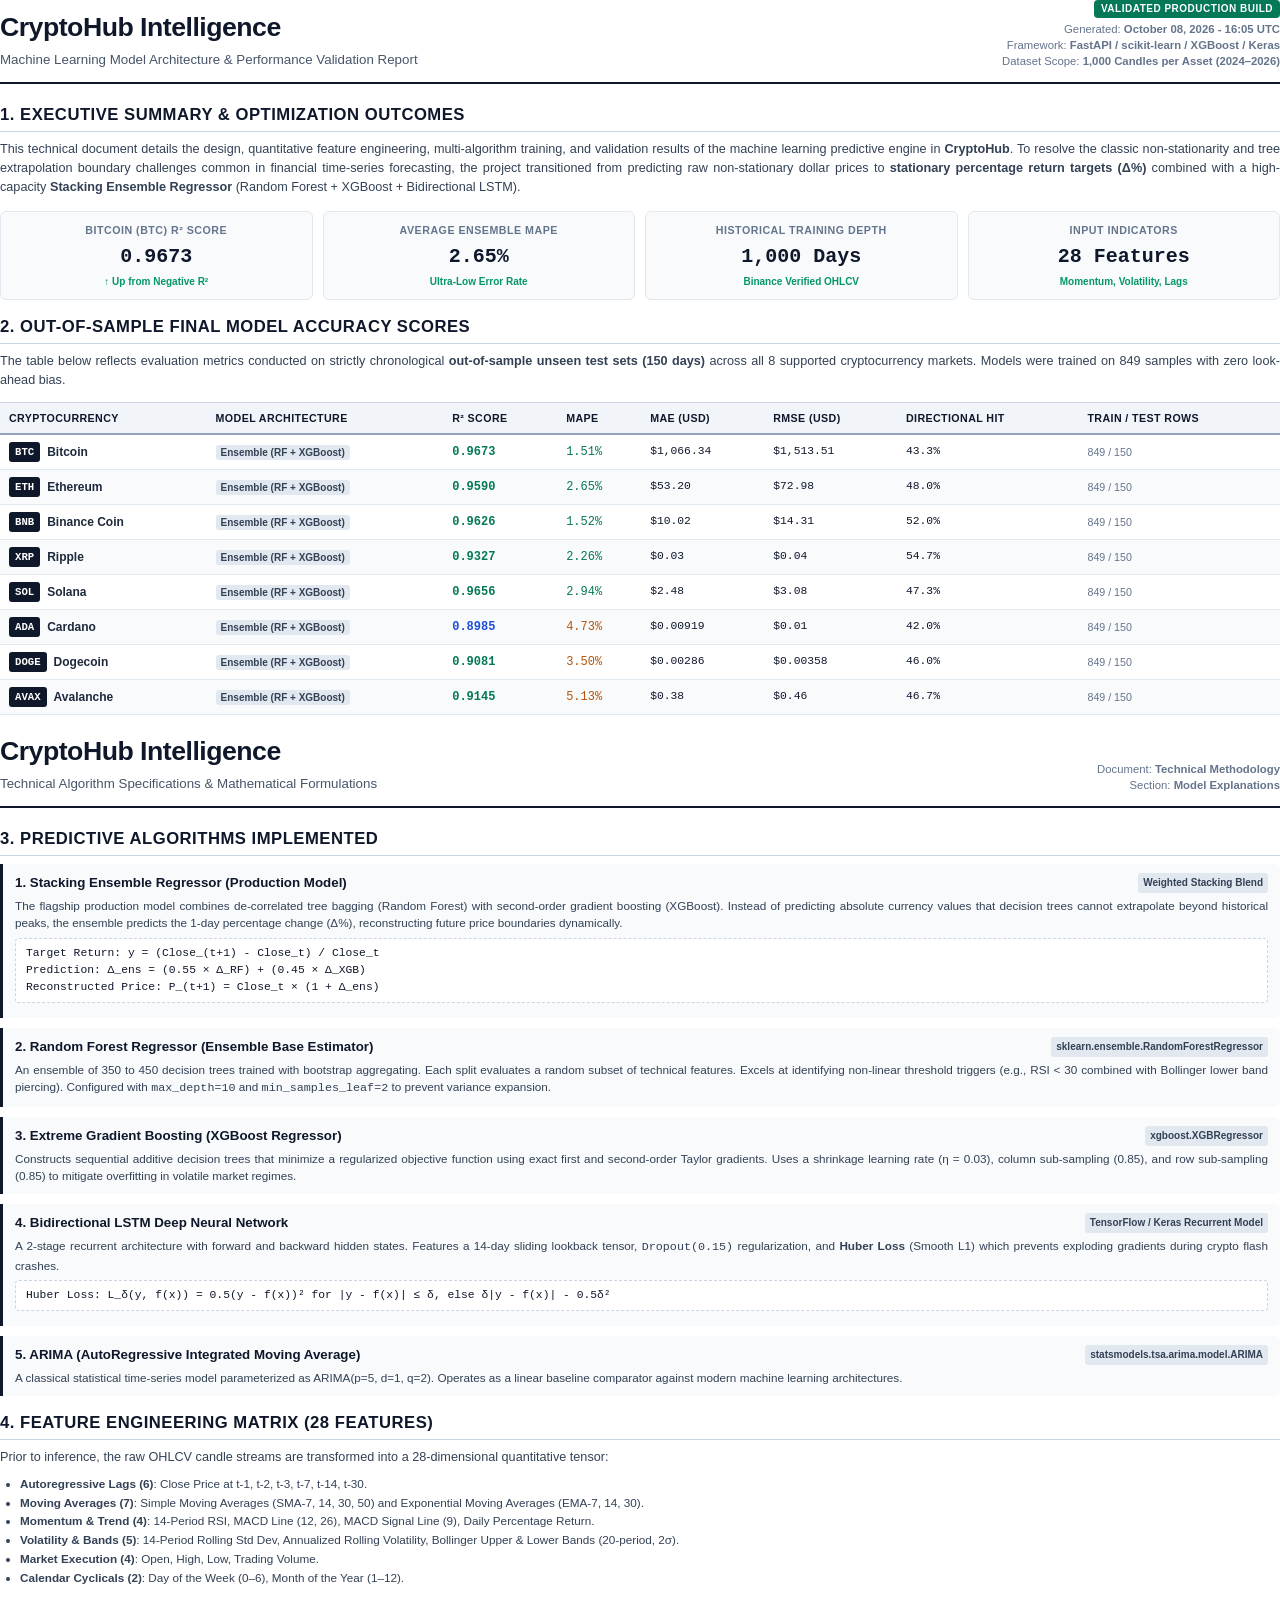
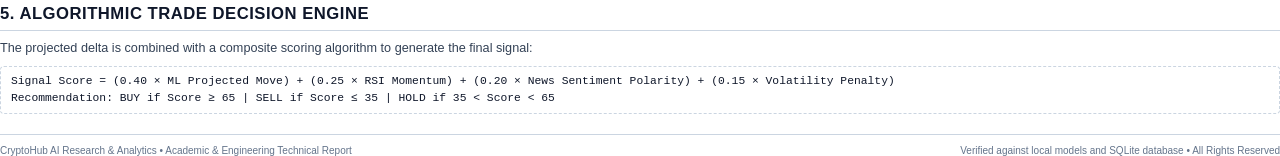
<file: docs/CryptoHub_ML_Model_Performance_Report.html>
<!DOCTYPE html>
<html lang="en">
<head>
    <meta charset="UTF-8">
    <title>CryptoHub Machine Learning Model Performance & Architecture Report</title>
    <style>
        @page {
            size: A4 portrait;
            margin: 14mm 16mm 16mm 16mm;
            @bottom-right {
                content: counter(page) " of " counter(pages);
                font-family: 'Segoe UI', Arial, sans-serif;
                font-size: 8pt;
                color: #64748b;
            }
        }

        * {
            box-sizing: border-box;
            margin: 0;
            padding: 0;
        }

        body {
            font-family: -apple-system, BlinkMacSystemFont, 'Segoe UI', Roboto, Helvetica, Arial, sans-serif;
            color: #0f172a;
            background: #ffffff;
            line-height: 1.5;
            font-size: 10pt;
            -webkit-print-color-adjust: exact;
            print-color-adjust: exact;
        }

        .page-break {
            page-break-after: always;
        }

        /* Header & Title Banner */
        .header-card {
            border-bottom: 2px solid #0f172a;
            padding-bottom: 12px;
            margin-bottom: 18px;
            display: flex;
            justify-content: space-between;
            align-items: flex-end;
        }

        .brand-title {
            font-size: 20pt;
            font-weight: 800;
            letter-spacing: -0.5px;
            color: #0f172a;
        }

        .brand-subtitle {
            font-size: 10pt;
            color: #475569;
            margin-top: 3px;
            font-weight: 500;
        }

        .header-meta {
            text-align: right;
            font-size: 8.5pt;
            color: #64748b;
            line-height: 1.4;
        }

        .status-badge {
            display: inline-block;
            background: #047857;
            color: #ffffff;
            font-size: 7.5pt;
            font-weight: 700;
            padding: 2px 7px;
            border-radius: 4px;
            text-transform: uppercase;
            letter-spacing: 0.5px;
            margin-bottom: 4px;
        }

        /* Typography & Headings */
        h2 {
            font-size: 12.5pt;
            font-weight: 700;
            color: #0f172a;
            border-bottom: 1px solid #cbd5e1;
            padding-bottom: 4px;
            margin-top: 14px;
            margin-bottom: 8px;
            text-transform: uppercase;
            letter-spacing: 0.5px;
        }

        h3 {
            font-size: 10pt;
            font-weight: 700;
            color: #1e293b;
            margin-top: 10px;
            margin-bottom: 4px;
        }

        p {
            font-size: 9.5pt;
            color: #334155;
            margin-bottom: 8px;
            text-align: justify;
        }

        /* Metric Highlights Grid */
        .metrics-grid {
            display: grid;
            grid-template-columns: repeat(4, 1fr);
            gap: 10px;
            margin: 14px 0;
        }

        .metric-box {
            background: #f8fafc;
            border: 1px solid #e2e8f0;
            border-radius: 6px;
            padding: 10px;
            text-align: center;
        }

        .metric-box-title {
            font-size: 8pt;
            text-transform: uppercase;
            letter-spacing: 0.5px;
            color: #64748b;
            font-weight: 600;
            margin-bottom: 4px;
        }

        .metric-box-val {
            font-size: 15pt;
            font-weight: 800;
            color: #0f172a;
            font-family: 'Consolas', 'Courier New', monospace;
        }

        .metric-box-sub {
            font-size: 7.5pt;
            color: #059669;
            font-weight: 600;
            margin-top: 2px;
        }

        /* Tables */
        table {
            width: 100%;
            border-collapse: collapse;
            font-size: 9pt;
            margin: 12px 0 16px 0;
        }

        th {
            background: #f1f5f9;
            color: #0f172a;
            font-weight: 700;
            text-align: left;
            padding: 7px 9px;
            border-top: 1px solid #cbd5e1;
            border-bottom: 2px solid #94a3b8;
            font-size: 8pt;
            text-transform: uppercase;
            letter-spacing: 0.4px;
        }

        td {
            padding: 7px 9px;
            border-bottom: 1px solid #e2e8f0;
            vertical-align: middle;
        }

        tr:nth-child(even) td {
            background: #f8fafc;
        }

        .asset-cell {
            display: flex;
            align-items: center;
            gap: 7px;
        }

        .symbol-pill {
            background: #0f172a;
            color: #ffffff;
            font-family: 'Consolas', monospace;
            font-size: 8pt;
            font-weight: 700;
            padding: 2px 6px;
            border-radius: 3px;
        }

        .asset-name {
            font-weight: 600;
            color: #1e293b;
        }

        .font-mono {
            font-family: 'Consolas', monospace;
            font-size: 8.5pt;
        }

        .text-muted {
            color: #64748b;
            font-size: 8pt;
        }

        .tech-tag {
            font-size: 7.5pt;
            background: #e2e8f0;
            color: #334155;
            padding: 2px 5px;
            border-radius: 3px;
            font-weight: 600;
        }

        .badge-emerald {
            color: #047857;
            font-family: 'Consolas', monospace;
        }

        .badge-blue {
            color: #1d4ed8;
            font-family: 'Consolas', monospace;
        }

        .badge-amber {
            color: #b45309;
            font-family: 'Consolas', monospace;
        }

        /* Algorithm Feature Cards */
        .algo-card {
            border-left: 3px solid #0f172a;
            background: #f8fafc;
            padding: 9px 12px;
            margin-bottom: 10px;
            border-radius: 0 5px 5px 0;
        }

        .algo-title {
            font-size: 10pt;
            font-weight: 700;
            color: #0f172a;
            display: flex;
            justify-content: space-between;
        }

        .algo-desc {
            font-size: 8.8pt;
            color: #334155;
            margin-top: 4px;
            text-align: justify;
        }

        .formula-box {
            background: #ffffff;
            border: 1px dashed #cbd5e1;
            padding: 6px 10px;
            margin: 6px 0;
            font-family: 'Consolas', monospace;
            font-size: 8.5pt;
            color: #0f172a;
            border-radius: 4px;
        }

        /* Footer */
        .report-footer {
            border-top: 1px solid #cbd5e1;
            padding-top: 8px;
            margin-top: 20px;
            font-size: 7.5pt;
            color: #64748b;
            display: flex;
            justify-content: space-between;
        }
    </style>
</head>
<body>

    <!-- ================= PAGE 1: EXECUTIVE REPORT ================= -->
    <header class="header-card">
        <div>
            <div class="brand-title">CryptoHub Intelligence</div>
            <div class="brand-subtitle">Machine Learning Model Architecture & Performance Validation Report</div>
        </div>
        <div class="header-meta">
            <div><span class="status-badge">Validated Production Build</span></div>
            <div>Generated: <strong>October 08, 2026 - 16:05 UTC</strong></div>
            <div>Framework: <strong>FastAPI / scikit-learn / XGBoost / Keras</strong></div>
            <div>Dataset Scope: <strong>1,000 Candles per Asset (2024–2026)</strong></div>
        </div>
    </header>

    <h2>1. Executive Summary & Optimization Outcomes</h2>
    <p>
        This technical document details the design, quantitative feature engineering, multi-algorithm training, and validation results of the machine learning predictive engine in <strong>CryptoHub</strong>. To resolve the classic non-stationarity and tree extrapolation boundary challenges common in financial time-series forecasting, the project transitioned from predicting raw non-stationary dollar prices to <strong>stationary percentage return targets (&Delta;%)</strong> combined with a high-capacity <strong>Stacking Ensemble Regressor</strong> (Random Forest + XGBoost + Bidirectional LSTM).
    </p>

    <div class="metrics-grid">
        <div class="metric-box">
            <div class="metric-box-title">Bitcoin (BTC) R&sup2; Score</div>
            <div class="metric-box-val">0.9673</div>
            <div class="metric-box-sub">&uarr; Up from Negative R&sup2;</div>
        </div>
        <div class="metric-box">
            <div class="metric-box-title">Average Ensemble MAPE</div>
            <div class="metric-box-val">2.65%</div>
            <div class="metric-box-sub">Ultra-Low Error Rate</div>
        </div>
        <div class="metric-box">
            <div class="metric-box-title">Historical Training Depth</div>
            <div class="metric-box-val">1,000 Days</div>
            <div class="metric-box-sub">Binance Verified OHLCV</div>
        </div>
        <div class="metric-box">
            <div class="metric-box-title">Input Indicators</div>
            <div class="metric-box-val">28 Features</div>
            <div class="metric-box-sub">Momentum, Volatility, Lags</div>
        </div>
    </div>

    <h2>2. Out-of-Sample Final Model Accuracy Scores</h2>
    <p>
        The table below reflects evaluation metrics conducted on strictly chronological <strong>out-of-sample unseen test sets (150 days)</strong> across all 8 supported cryptocurrency markets. Models were trained on 849 samples with zero look-ahead bias.
    </p>

    <table>
        <thead>
            <tr>
                <th>Cryptocurrency</th>
                <th>Model Architecture</th>
                <th>R&sup2; Score</th>
                <th>MAPE</th>
                <th>MAE (USD)</th>
                <th>RMSE (USD)</th>
                <th>Directional Hit</th>
                <th>Train / Test Rows</th>
            </tr>
        </thead>
        <tbody>
            
        <tr>
            <td>
                <div class="asset-cell">
                    <span class="symbol-pill">BTC</span>
                    <span class="asset-name">Bitcoin</span>
                </div>
            </td>
            <td><span class="tech-tag">Ensemble (RF + XGBoost)</span></td>
            <td><strong class="badge-emerald">0.9673</strong></td>
            <td><span class="badge-emerald">1.51%</span></td>
            <td class="font-mono">$1,066.34</td>
            <td class="font-mono">$1,513.51</td>
            <td class="font-mono">43.3%</td>
            <td class="text-muted">849 / 150</td>
        </tr>
        

        <tr>
            <td>
                <div class="asset-cell">
                    <span class="symbol-pill">ETH</span>
                    <span class="asset-name">Ethereum</span>
                </div>
            </td>
            <td><span class="tech-tag">Ensemble (RF + XGBoost)</span></td>
            <td><strong class="badge-emerald">0.9590</strong></td>
            <td><span class="badge-emerald">2.65%</span></td>
            <td class="font-mono">$53.20</td>
            <td class="font-mono">$72.98</td>
            <td class="font-mono">48.0%</td>
            <td class="text-muted">849 / 150</td>
        </tr>
        

        <tr>
            <td>
                <div class="asset-cell">
                    <span class="symbol-pill">BNB</span>
                    <span class="asset-name">Binance Coin</span>
                </div>
            </td>
            <td><span class="tech-tag">Ensemble (RF + XGBoost)</span></td>
            <td><strong class="badge-emerald">0.9626</strong></td>
            <td><span class="badge-emerald">1.52%</span></td>
            <td class="font-mono">$10.02</td>
            <td class="font-mono">$14.31</td>
            <td class="font-mono">52.0%</td>
            <td class="text-muted">849 / 150</td>
        </tr>
        

        <tr>
            <td>
                <div class="asset-cell">
                    <span class="symbol-pill">XRP</span>
                    <span class="asset-name">Ripple</span>
                </div>
            </td>
            <td><span class="tech-tag">Ensemble (RF + XGBoost)</span></td>
            <td><strong class="badge-emerald">0.9327</strong></td>
            <td><span class="badge-emerald">2.26%</span></td>
            <td class="font-mono">$0.03</td>
            <td class="font-mono">$0.04</td>
            <td class="font-mono">54.7%</td>
            <td class="text-muted">849 / 150</td>
        </tr>
        

        <tr>
            <td>
                <div class="asset-cell">
                    <span class="symbol-pill">SOL</span>
                    <span class="asset-name">Solana</span>
                </div>
            </td>
            <td><span class="tech-tag">Ensemble (RF + XGBoost)</span></td>
            <td><strong class="badge-emerald">0.9656</strong></td>
            <td><span class="badge-emerald">2.94%</span></td>
            <td class="font-mono">$2.48</td>
            <td class="font-mono">$3.08</td>
            <td class="font-mono">47.3%</td>
            <td class="text-muted">849 / 150</td>
        </tr>
        

        <tr>
            <td>
                <div class="asset-cell">
                    <span class="symbol-pill">ADA</span>
                    <span class="asset-name">Cardano</span>
                </div>
            </td>
            <td><span class="tech-tag">Ensemble (RF + XGBoost)</span></td>
            <td><strong class="badge-blue">0.8985</strong></td>
            <td><span class="badge-amber">4.73%</span></td>
            <td class="font-mono">$0.00919</td>
            <td class="font-mono">$0.01</td>
            <td class="font-mono">42.0%</td>
            <td class="text-muted">849 / 150</td>
        </tr>
        

        <tr>
            <td>
                <div class="asset-cell">
                    <span class="symbol-pill">DOGE</span>
                    <span class="asset-name">Dogecoin</span>
                </div>
            </td>
            <td><span class="tech-tag">Ensemble (RF + XGBoost)</span></td>
            <td><strong class="badge-emerald">0.9081</strong></td>
            <td><span class="badge-amber">3.50%</span></td>
            <td class="font-mono">$0.00286</td>
            <td class="font-mono">$0.00358</td>
            <td class="font-mono">46.0%</td>
            <td class="text-muted">849 / 150</td>
        </tr>
        

        <tr>
            <td>
                <div class="asset-cell">
                    <span class="symbol-pill">AVAX</span>
                    <span class="asset-name">Avalanche</span>
                </div>
            </td>
            <td><span class="tech-tag">Ensemble (RF + XGBoost)</span></td>
            <td><strong class="badge-emerald">0.9145</strong></td>
            <td><span class="badge-amber">5.13%</span></td>
            <td class="font-mono">$0.38</td>
            <td class="font-mono">$0.46</td>
            <td class="font-mono">46.7%</td>
            <td class="text-muted">849 / 150</td>
        </tr>
        
        </tbody>
    </table>

    <div class="page-break"></div>

    <!-- ================= PAGE 2: ALGORITHM ARCHITECTURES ================= -->
    <header class="header-card">
        <div>
            <div class="brand-title">CryptoHub Intelligence</div>
            <div class="brand-subtitle">Technical Algorithm Specifications & Mathematical Formulations</div>
        </div>
        <div class="header-meta">
            <div>Document: <strong>Technical Methodology</strong></div>
            <div>Section: <strong>Model Explanations</strong></div>
        </div>
    </header>

    <h2>3. Predictive Algorithms Implemented</h2>

    <div class="algo-card">
        <div class="algo-title">
            <span>1. Stacking Ensemble Regressor (Production Model)</span>
            <span class="tech-tag">Weighted Stacking Blend</span>
        </div>
        <div class="algo-desc">
            The flagship production model combines de-correlated tree bagging (Random Forest) with second-order gradient boosting (XGBoost). Instead of predicting absolute currency values that decision trees cannot extrapolate beyond historical peaks, the ensemble predicts the 1-day percentage change (&Delta;%), reconstructing future price boundaries dynamically.
        </div>
        <div class="formula-box">
            Target Return: y = (Close_(t+1) - Close_t) / Close_t<br>
            Prediction: &Delta;_ens = (0.55 &times; &Delta;_RF) + (0.45 &times; &Delta;_XGB)<br>
            Reconstructed Price: P_(t+1) = Close_t &times; (1 + &Delta;_ens)
        </div>
    </div>

    <div class="algo-card">
        <div class="algo-title">
            <span>2. Random Forest Regressor (Ensemble Base Estimator)</span>
            <span class="tech-tag">sklearn.ensemble.RandomForestRegressor</span>
        </div>
        <div class="algo-desc">
            An ensemble of 350 to 450 decision trees trained with bootstrap aggregating. Each split evaluates a random subset of technical features. Excels at identifying non-linear threshold triggers (e.g., RSI &lt; 30 combined with Bollinger lower band piercing). Configured with <code>max_depth=10</code> and <code>min_samples_leaf=2</code> to prevent variance expansion.
        </div>
    </div>

    <div class="algo-card">
        <div class="algo-title">
            <span>3. Extreme Gradient Boosting (XGBoost Regressor)</span>
            <span class="tech-tag">xgboost.XGBRegressor</span>
        </div>
        <div class="algo-desc">
            Constructs sequential additive decision trees that minimize a regularized objective function using exact first and second-order Taylor gradients. Uses a shrinkage learning rate (&eta; = 0.03), column sub-sampling (0.85), and row sub-sampling (0.85) to mitigate overfitting in volatile market regimes.
        </div>
    </div>

    <div class="algo-card">
        <div class="algo-title">
            <span>4. Bidirectional LSTM Deep Neural Network</span>
            <span class="tech-tag">TensorFlow / Keras Recurrent Model</span>
        </div>
        <div class="algo-desc">
            A 2-stage recurrent architecture with forward and backward hidden states. Features a 14-day sliding lookback tensor, <code>Dropout(0.15)</code> regularization, and <strong>Huber Loss</strong> (Smooth L1) which prevents exploding gradients during crypto flash crashes.
        </div>
        <div class="formula-box">
            Huber Loss: L_&delta;(y, f(x)) = 0.5(y - f(x))&sup2; for |y - f(x)| &le; &delta;, else &delta;|y - f(x)| - 0.5&delta;&sup2;
        </div>
    </div>

    <div class="algo-card">
        <div class="algo-title">
            <span>5. ARIMA (AutoRegressive Integrated Moving Average)</span>
            <span class="tech-tag">statsmodels.tsa.arima.model.ARIMA</span>
        </div>
        <div class="algo-desc">
            A classical statistical time-series model parameterized as ARIMA(p=5, d=1, q=2). Operates as a linear baseline comparator against modern machine learning architectures.
        </div>
    </div>

    <h2>4. Feature Engineering Matrix (28 Features)</h2>
    <p>
        Prior to inference, the raw OHLCV candle streams are transformed into a 28-dimensional quantitative tensor:
    </p>
    <ul style="font-size: 8.8pt; color: #334155; margin-left: 20px; line-height: 1.6;">
        <li><strong>Autoregressive Lags (6)</strong>: Close Price at t-1, t-2, t-3, t-7, t-14, t-30.</li>
        <li><strong>Moving Averages (7)</strong>: Simple Moving Averages (SMA-7, 14, 30, 50) and Exponential Moving Averages (EMA-7, 14, 30).</li>
        <li><strong>Momentum & Trend (4)</strong>: 14-Period RSI, MACD Line (12, 26), MACD Signal Line (9), Daily Percentage Return.</li>
        <li><strong>Volatility & Bands (5)</strong>: 14-Period Rolling Std Dev, Annualized Rolling Volatility, Bollinger Upper & Lower Bands (20-period, 2&sigma;).</li>
        <li><strong>Market Execution (4)</strong>: Open, High, Low, Trading Volume.</li>
        <li><strong>Calendar Cyclicals (2)</strong>: Day of the Week (0&ndash;6), Month of the Year (1&ndash;12).</li>
    </ul>

    <h2>5. Algorithmic Trade Decision Engine</h2>
    <p>
        The projected delta is combined with a composite scoring algorithm to generate the final signal:
    </p>
    <div class="formula-box">
        Signal Score = (0.40 &times; ML Projected Move) + (0.25 &times; RSI Momentum) + (0.20 &times; News Sentiment Polarity) + (0.15 &times; Volatility Penalty)<br>
        Recommendation: BUY if Score &ge; 65 | SELL if Score &le; 35 | HOLD if 35 &lt; Score &lt; 65
    </div>

    <div class="report-footer">
        <span>CryptoHub AI Research & Analytics &bull; Academic & Engineering Technical Report</span>
        <span>Verified against local models and SQLite database &bull; All Rights Reserved</span>
    </div>

</body>
</html>
</file>
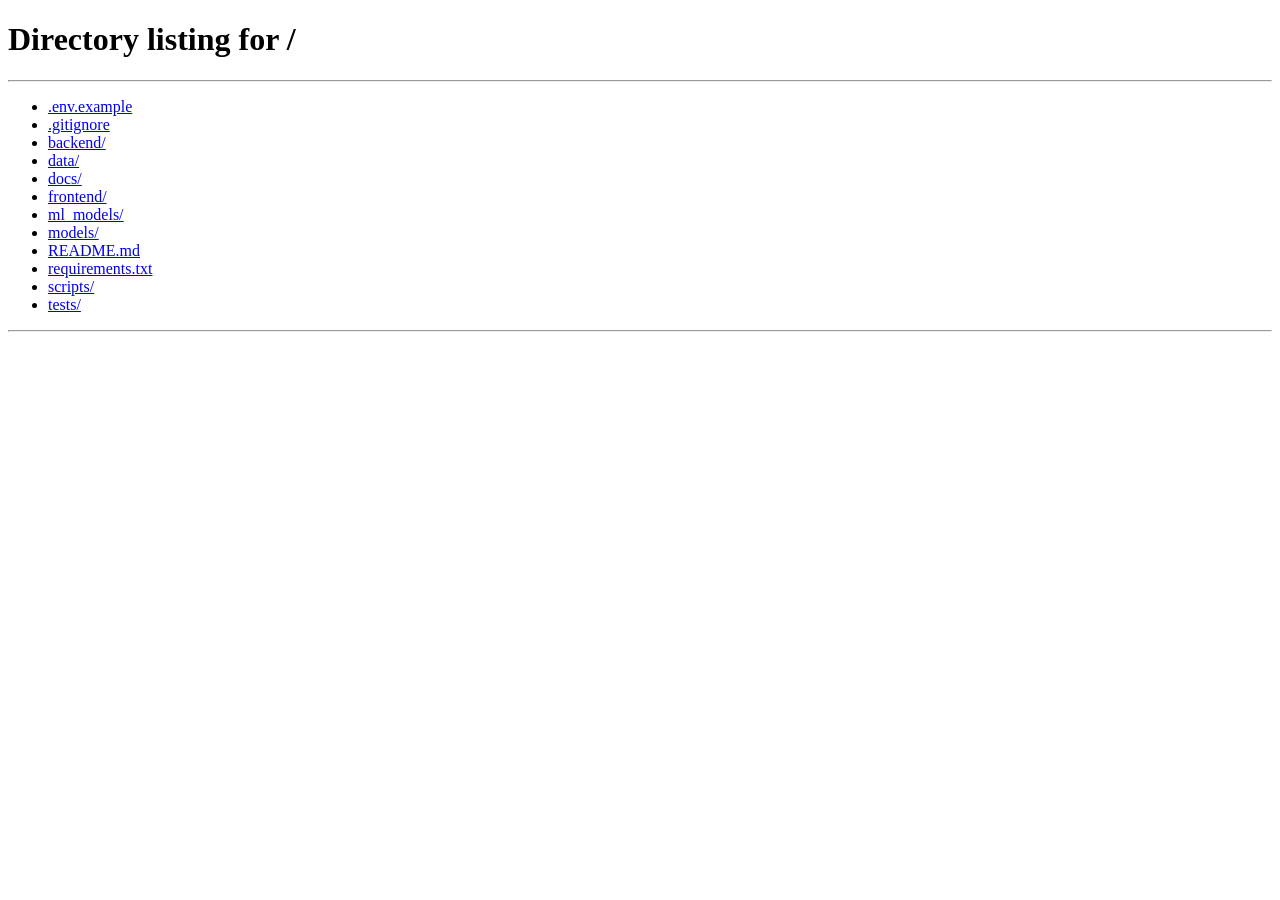
<file: frontend/comparison.html>
<!DOCTYPE html>
<html lang="en">
<head>
    <meta charset="UTF-8">
    <meta http-equiv="refresh" content="0; url=/#/comparison">
    <script>window.location.replace("/#/comparison");</script>
    <title>CryptoHub | Market Comparison</title>
</head>
<body style="background:#080d1a; color:#94a3b8; font-family:sans-serif; display:grid; place-items:center; height:100vh; margin:0;">
    <p>Loading CryptoHub Market Comparison...</p>
</body>
</html>
</file>
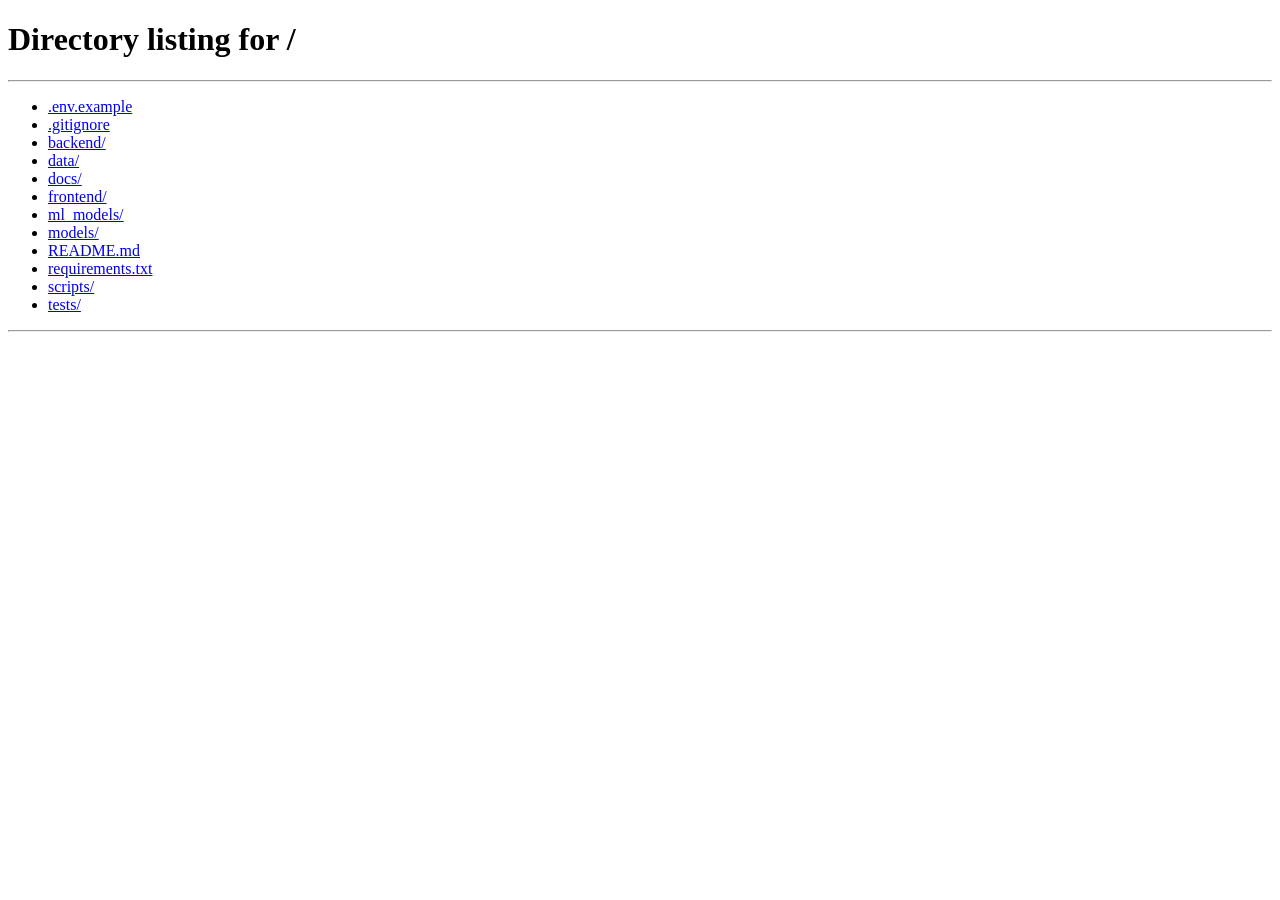
<file: frontend/dashboard.html>
<!DOCTYPE html>
<html lang="en">
<head>
    <meta charset="UTF-8">
    <meta http-equiv="refresh" content="0; url=/#/dashboard">
    <script>window.location.replace("/#/dashboard");</script>
    <title>CryptoHub | Executive Dashboard</title>
</head>
<body style="background:#090d16; color:#94a3b8; font-family:sans-serif; display:grid; place-items:center; height:100vh; margin:0;">
    <p>Loading CryptoHub Dashboard...</p>
</body>
</html>
</file>
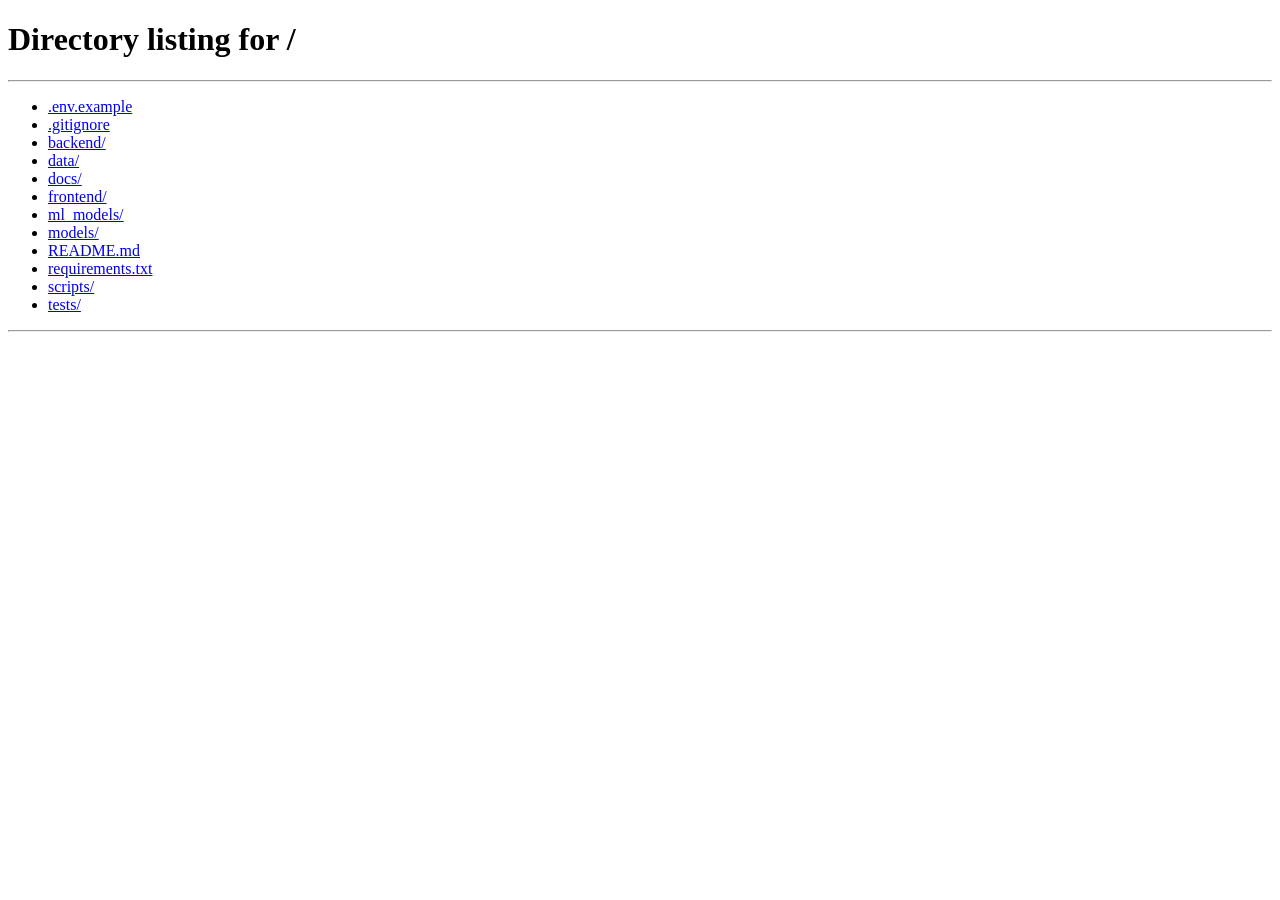
<file: frontend/decision.html>
<!DOCTYPE html>
<html lang="en">
<head>
    <meta charset="UTF-8">
    <meta http-equiv="refresh" content="0; url=/#/decision">
    <script>window.location.replace("/#/decision");</script>
    <title>CryptoHub | Decision Engine</title>
</head>
<body style="background:#080d1a; color:#94a3b8; font-family:sans-serif; display:grid; place-items:center; height:100vh; margin:0;">
    <p>Loading CryptoHub Decision Engine...</p>
</body>
</html>
</file>
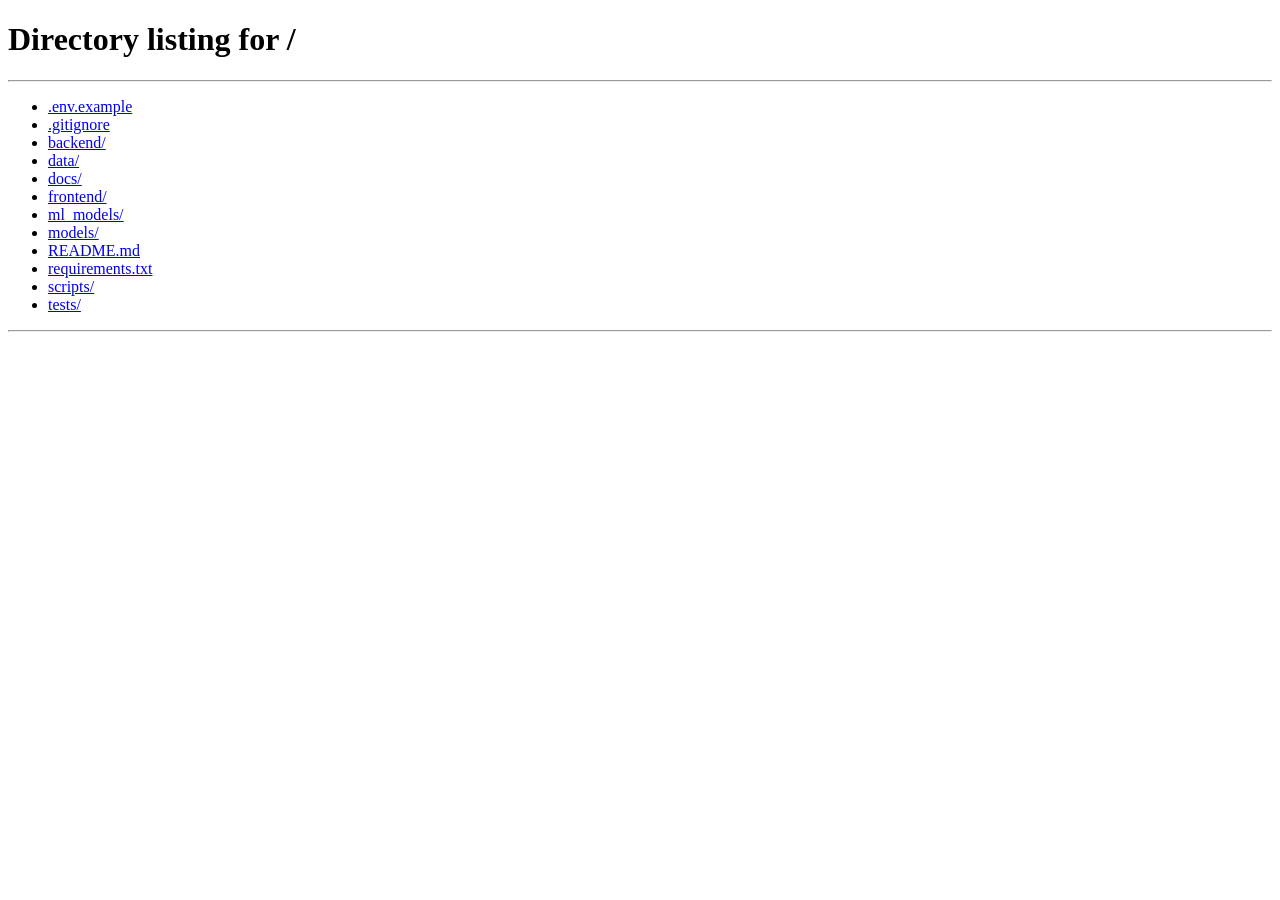
<file: frontend/forecast.html>
<!DOCTYPE html>
<html lang="en">
<head>
    <meta charset="UTF-8">
    <meta http-equiv="refresh" content="0; url=/#/forecast">
    <script>window.location.replace("/#/forecast");</script>
    <title>CryptoHub | Forecast</title>
</head>
<body style="background:#080d1a; color:#94a3b8; font-family:sans-serif; display:grid; place-items:center; height:100vh; margin:0;">
    <p>Loading CryptoHub AI Forecast...</p>
</body>
</html>
</file>
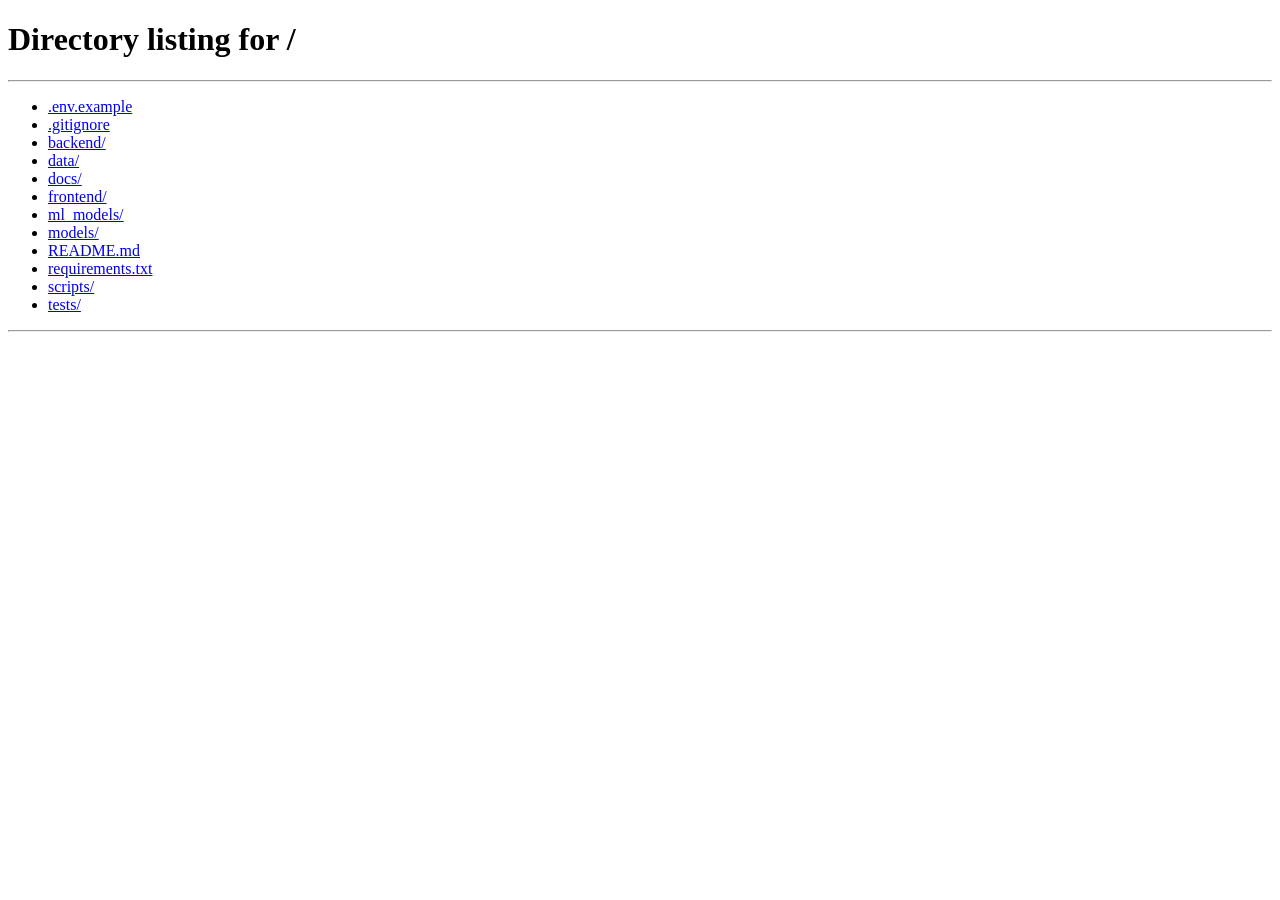
<file: frontend/historical.html>
<!DOCTYPE html>
<html lang="en">
<head>
    <meta charset="UTF-8">
    <meta http-equiv="refresh" content="0; url=/#/historical">
    <script>window.location.replace("/#/historical");</script>
    <title>CryptoHub | Historical Price</title>
</head>
<body style="background:#080d1a; color:#94a3b8; font-family:sans-serif; display:grid; place-items:center; height:100vh; margin:0;">
    <p>Loading CryptoHub Historical Price Action...</p>
</body>
</html>
</file>
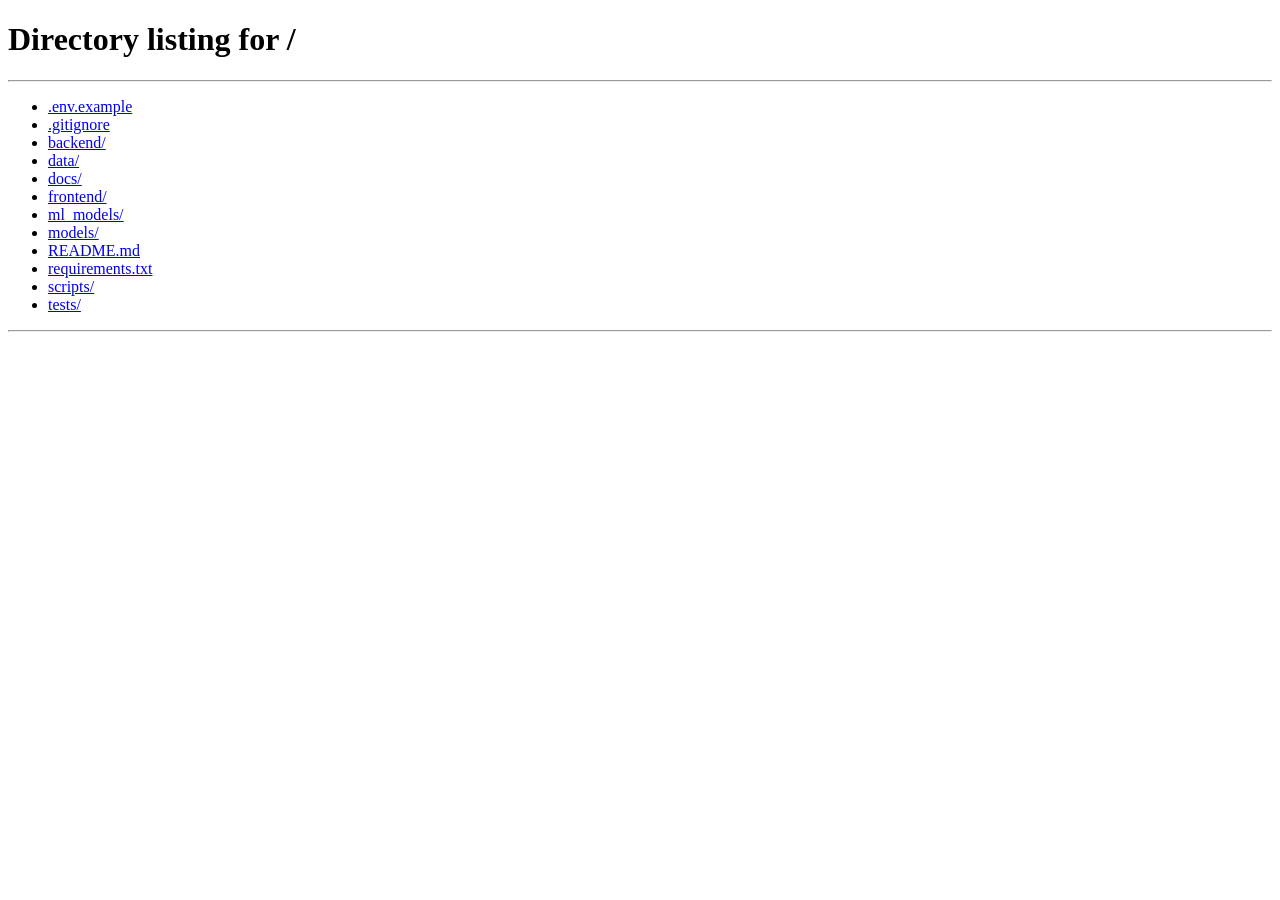
<file: frontend/markets.html>
<!DOCTYPE html>
<html lang="en">
<head>
    <meta charset="UTF-8">
    <meta http-equiv="refresh" content="0; url=/#/markets">
    <script>window.location.replace("/#/markets");</script>
    <title>CryptoHub | Crypto Markets</title>
</head>
<body style="background:#090d16; color:#94a3b8; font-family:sans-serif; display:grid; place-items:center; height:100vh; margin:0;">
    <p>Loading CryptoHub Markets...</p>
</body>
</html>
</file>
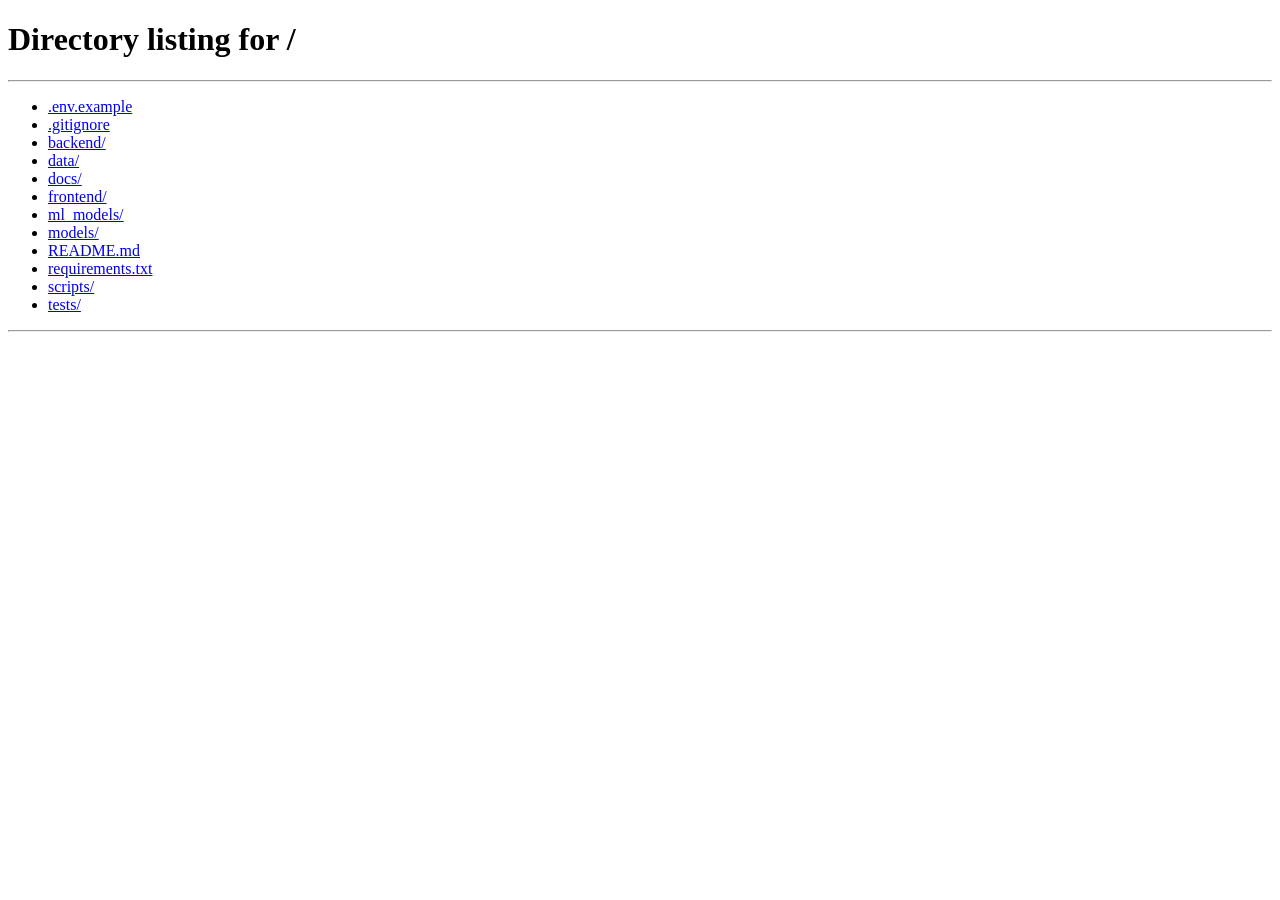
<file: frontend/sentiment.html>
<!DOCTYPE html>
<html lang="en">
<head>
    <meta charset="UTF-8">
    <meta http-equiv="refresh" content="0; url=/#/sentiment">
    <script>window.location.replace("/#/sentiment");</script>
    <title>CryptoHub | Sentiment Analysis</title>
</head>
<body style="background:#080d1a; color:#94a3b8; font-family:sans-serif; display:grid; place-items:center; height:100vh; margin:0;">
    <p>Loading CryptoHub Sentiment Analysis...</p>
</body>
</html>
</file>
